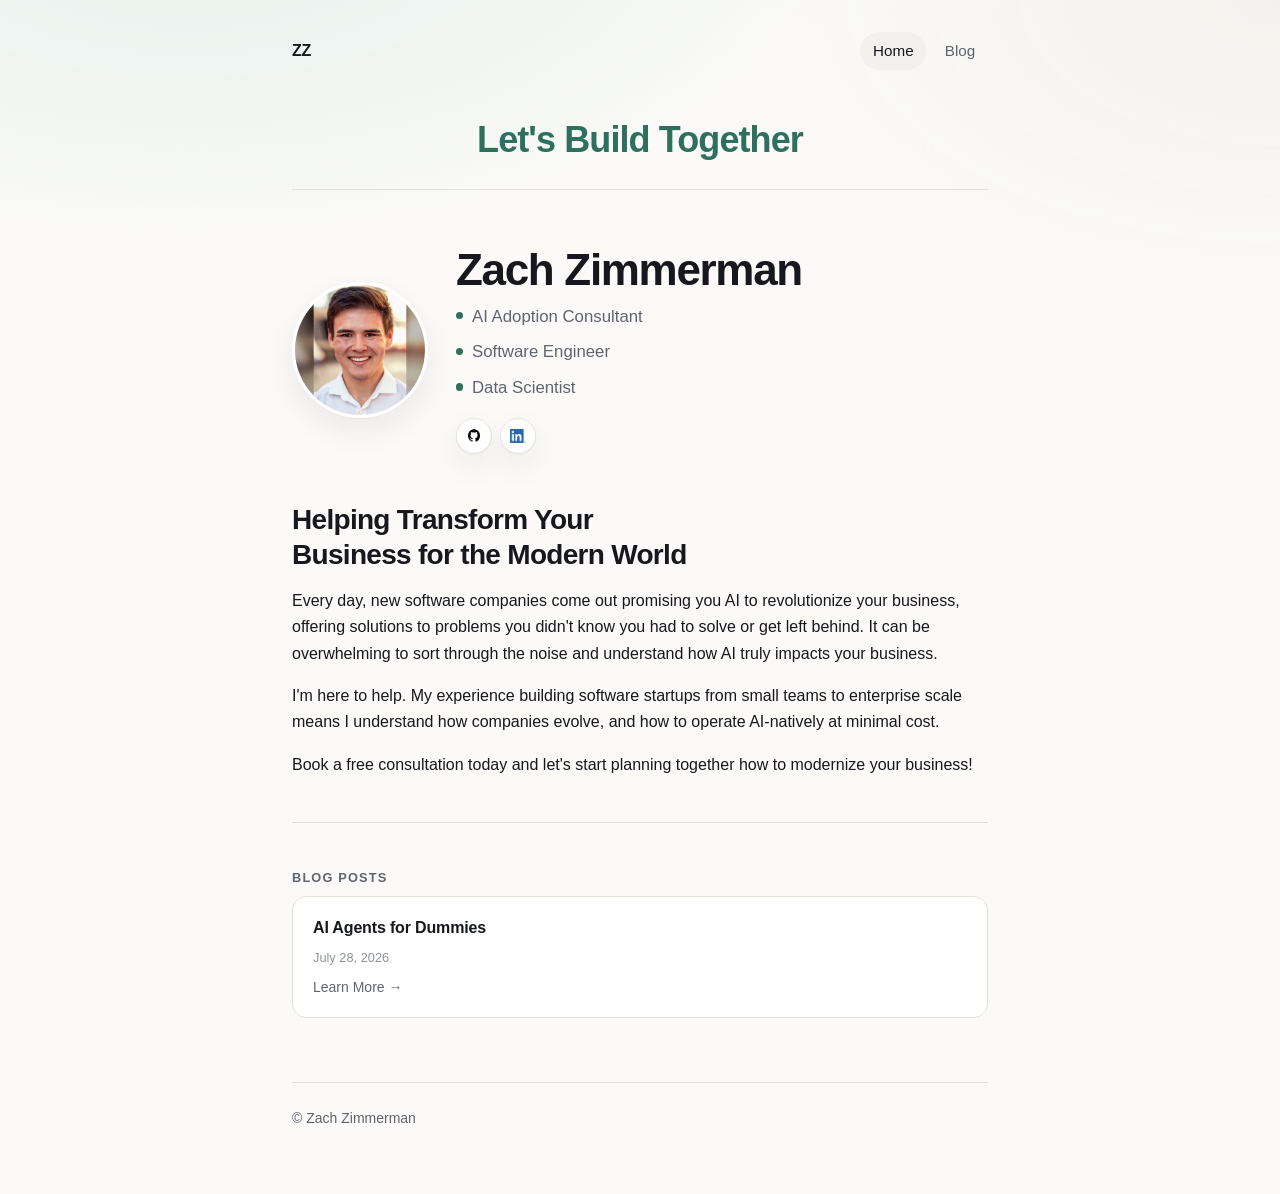
<file: index.html>
<!doctype html>
<html lang="en">
  <head>
    <meta charset="utf-8" />
    <meta name="viewport" content="width=device-width, initial-scale=1" />
    <title>Zach Zimmerman — AI adoption consultant</title>
    <meta
      name="description"
      content="Zach Zimmerman — AI adoption consultant. Writing and links."
    />
    <link rel="icon" href="assets/img/favicon.svg" type="image/svg+xml" />
    <link rel="stylesheet" href="assets/css/style.css" />
  </head>
  <body>
    <div class="page">
      <nav class="site-nav">
        <a class="site-nav__brand" href="index.html">ZZ</a>
        <div class="site-nav__links">
          <a href="index.html" aria-current="page">Home</a>
          <a href="blog/index.html">Blog</a>
        </div>
      </nav>

      <p class="site-title">Let's Build Together</p>

      <header class="hero">
        <img
          class="hero__photo"
          src="assets/img/headshot.png"
          alt="Zach Zimmerman"
          width="136"
          height="136"
        />
        <div>
          <h1 class="hero__name">Zach Zimmerman</h1>
          <p class="hero__byline">AI Adoption Consultant</p>
          <p class="hero__byline">Software Engineer</p>
          <p class="hero__byline">Data Scientist</p>

          <div class="actions">
            <a
              class="btn btn--icon"
              href="https://github.com/zacharyzimm"
              aria-label="GitHub"
              title="GitHub"
            >
              <img
                class="btn__icon btn__icon--github"
                src="assets/img/github.png"
                alt=""
                aria-hidden="true"
              />
            </a>
            <a
              class="btn btn--icon"
              href="https://www.linkedin.com/in/zach-a-zimm/"
              aria-label="LinkedIn"
              title="LinkedIn"
            >
              <img
                class="btn__icon"
                src="assets/img/linkedin.png"
                alt=""
                aria-hidden="true"
              />
            </a>
          </div>
        </div>
      </header>

      <section>
        <h2 class="section__heading">
          Helping Transform Your Business for the Modern World
        </h2>
        <div class="prose">
          <p>Every day, new software companies come out promising you AI to revolutionize your business, offering solutions to problems you didn't know you had to solve or get left behind. It can be overwhelming to sort through the noise and understand how AI truly impacts your business.</p>
          <p>I'm here to help. My experience building software startups from small teams to enterprise scale means I understand how companies evolve, and how to operate AI-natively at minimal cost.</p>
          <p>Book a free consultation today and let's start planning together how to modernize your business!</p>
        </div>
      </section>

      <hr class="divider" />

      <section>
        <h2 class="section__title">Blog Posts</h2>
        <ul class="post-list">
          <li>
            <a class="post-card" href="blog/agents-for-dummies.html">
              <div class="post-card__title">AI Agents for Dummies</div>
              <div class="post-card__date">July 28, 2026</div>
              <div class="post-card__meta">Learn More &rarr;</div>
            </a>
          </li>
        </ul>
      </section>

      <footer class="site-footer">&copy; Zach Zimmerman</footer>
    </div>
  </body>
</html>
</file>
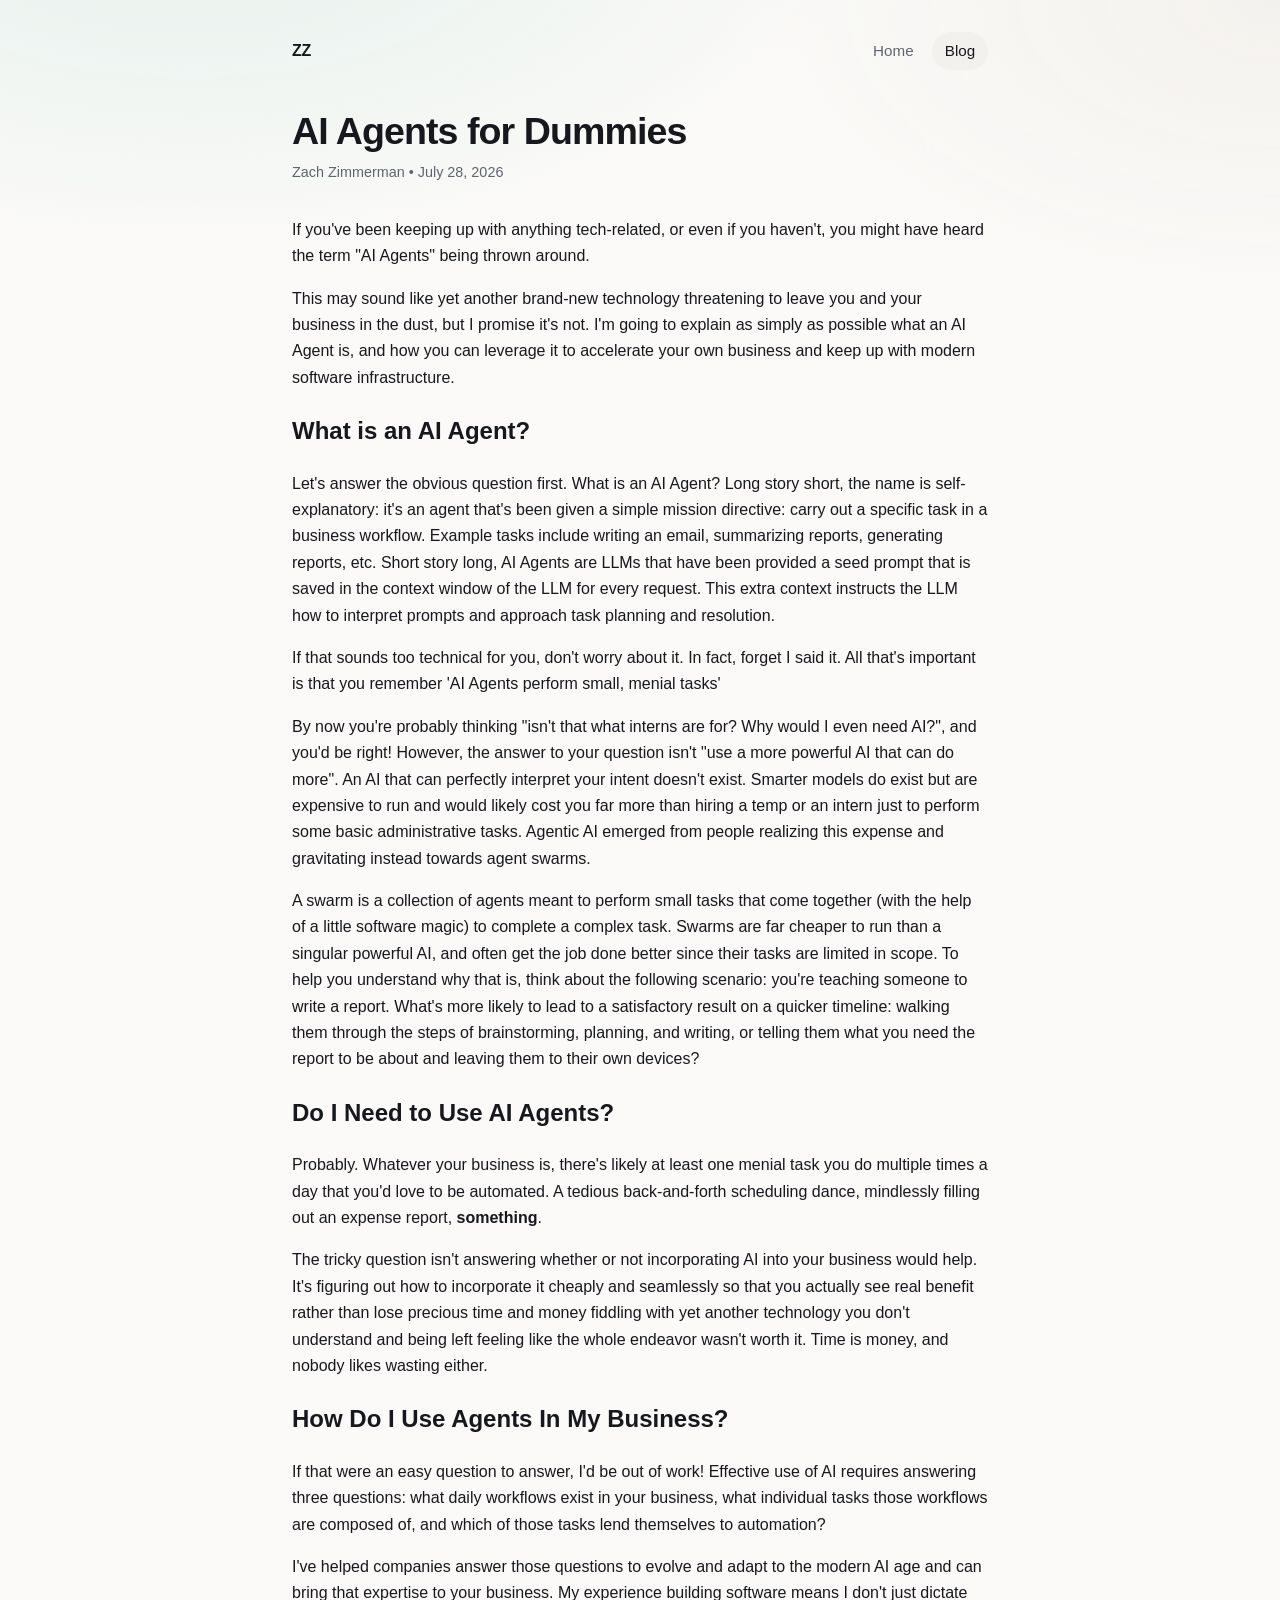
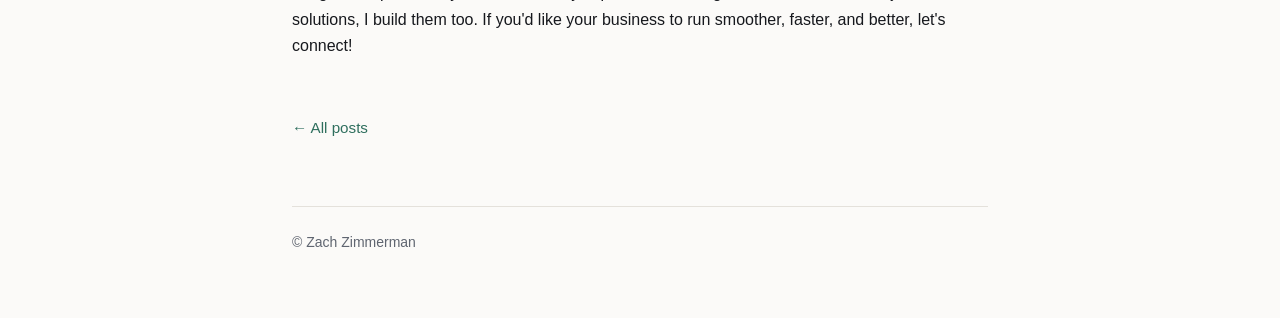
<file: blog/agents-for-dummies.html>
<!doctype html>
<html lang="en">
  <head>
    <meta charset="utf-8" />
    <meta name="viewport" content="width=device-width, initial-scale=1" />
    <title>AI Agents for Dummies — Zach Zimmerman</title>
    <link rel="icon" href="../assets/img/favicon.svg" type="image/svg+xml" />
    <link rel="stylesheet" href="../assets/css/style.css" />
  </head>
  <body>
    <div class="page">
      <nav class="site-nav">
        <a class="site-nav__brand" href="../index.html">ZZ</a>
        <div class="site-nav__links">
          <a href="../index.html">Home</a>
          <a href="index.html" aria-current="page">Blog</a>
        </div>
      </nav>

      <article>
        <h1 class="post__title">AI Agents for Dummies</h1>
        <p class="post__meta">Zach Zimmerman • July 28, 2026</p>
        <div class="prose">
          <p>If you've been keeping up with anything tech-related, or even if you haven't, you might have heard the term "AI Agents" being thrown around.</p>
          <p>This may sound like yet another brand-new technology threatening to leave you and your business in the dust, but I promise it's not. I'm going to explain as simply as possible what an AI Agent is, and how you can leverage it to accelerate your own business and keep up with modern software infrastructure.</p>
          <h2>What is an AI Agent?</h2>
          <p>Let's answer the obvious question first. What is an AI Agent? Long story short, the name is self-explanatory: it's an agent that's been given a simple mission directive: carry out a specific task in a business workflow. Example tasks include writing an email, summarizing reports, generating reports, etc. Short story long, AI Agents are LLMs that have been provided a seed prompt that is saved in the context window of the LLM for every request. This extra context instructs the LLM how to interpret prompts and approach task planning and resolution.</p>
          <p>If that sounds too technical for you, don't worry about it. In fact, forget I said it. All that's important is that you remember 'AI Agents perform small, menial tasks'</p>
          <p>By now you're probably thinking "isn't that what interns are for? Why would I even need AI?", and you'd be right! However, the answer to your question isn't "use a more powerful AI that can do more". An AI that can perfectly interpret your intent doesn't exist. Smarter models do exist but are expensive to run and would likely cost you far more than hiring a temp or an intern just to perform some basic administrative tasks. Agentic AI emerged from people realizing this expense and gravitating instead towards agent swarms.</p>
          <p>A swarm is a collection of agents meant to perform small tasks that come together (with the help of a little software magic) to complete a complex task. Swarms are far cheaper to run than a singular powerful AI, and often get the job done better since their tasks are limited in scope. To help you understand why that is, think about the following scenario: you're teaching someone to write a report. What's more likely to lead to a satisfactory result on a quicker timeline: walking them through the steps of brainstorming, planning, and writing, or telling them what you need the report to be about and leaving them to their own devices?</p>
          <h2>Do I Need to Use AI Agents?</h2>
          <p>Probably. Whatever your business is, there's likely at least one menial task you do multiple times a day that you'd love to be automated. A tedious back-and-forth scheduling dance, mindlessly filling out an expense report, <b>something</b>.</p>
          <p>The tricky question isn't answering whether or not incorporating AI into your business would help. It's figuring out how to incorporate it cheaply and seamlessly so that you actually see real benefit rather than lose precious time and money fiddling with yet another technology you don't understand and being left feeling like the whole endeavor wasn't worth it. Time is money, and nobody likes wasting either.</p>
          <h2>How Do I Use Agents In My Business?</h2>
          <p>If that were an easy question to answer, I'd be out of work! Effective use of AI requires answering three questions: what daily workflows exist in your business, what individual tasks those workflows are composed of, and which of those tasks lend themselves to automation? 
          <p>I've helped companies answer those questions to evolve and adapt to the modern AI age and can bring that expertise to your business. My experience building software means I don't just dictate solutions, I build them too. If you'd like your business to run smoother, faster, and better, let's connect!</p>
        </div>
      </article>

      <a class="back-link" href="index.html">&larr; All posts</a>

      <footer class="site-footer">&copy; Zach Zimmerman</footer>
    </div>
  </body>
</html>
</file>
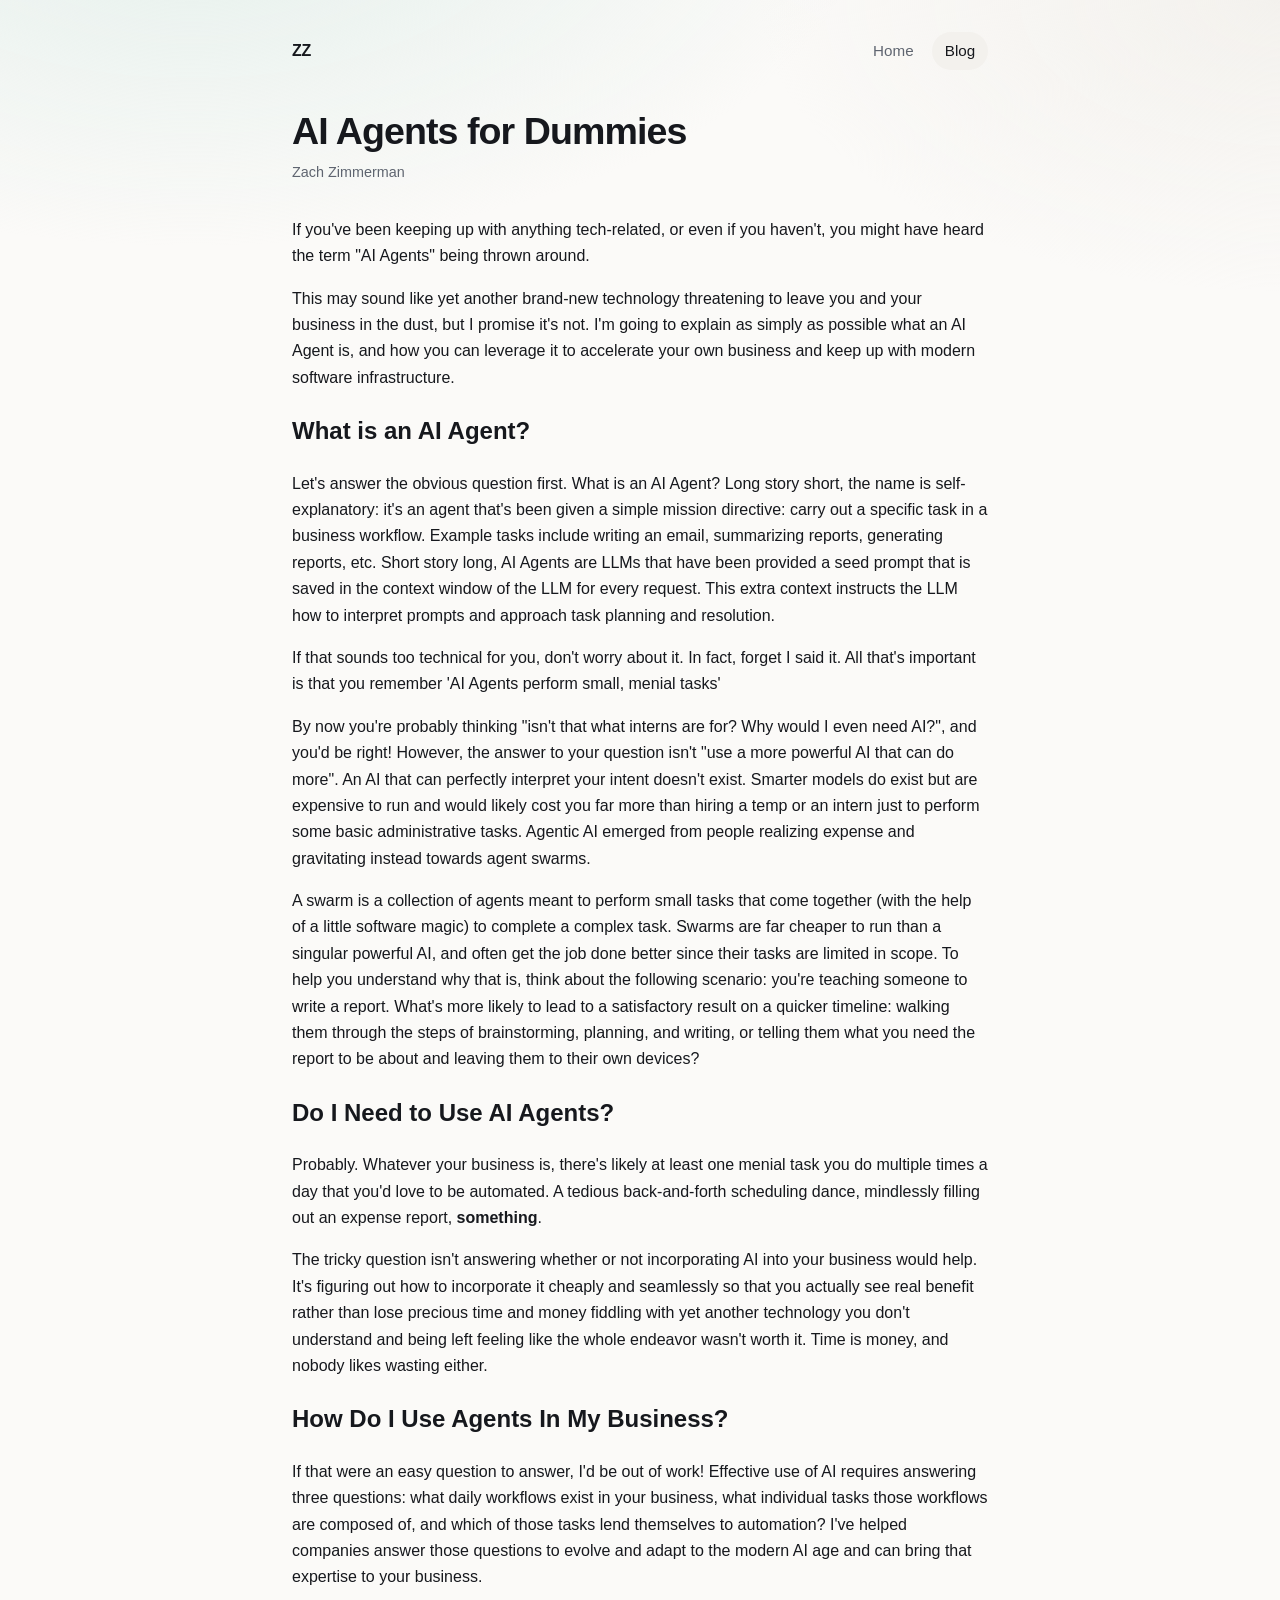
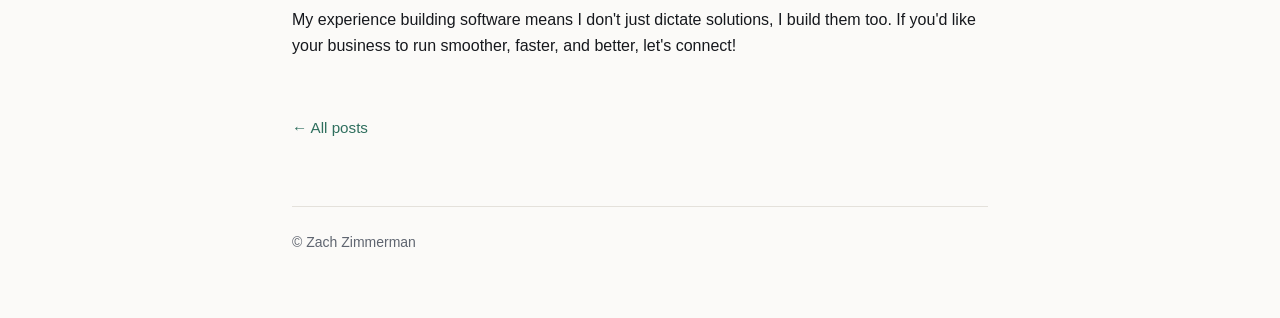
<file: blog/first-post.html>
<!doctype html>
<html lang="en">
  <head>
    <meta charset="utf-8" />
    <meta name="viewport" content="width=device-width, initial-scale=1" />
    <title>AI Agents for Dummies — Zach Zimmerman</title>
    <link rel="icon" href="../assets/img/favicon.svg" type="image/svg+xml" />
    <link rel="stylesheet" href="../assets/css/style.css" />
  </head>
  <body>
    <div class="page">
      <nav class="site-nav">
        <a class="site-nav__brand" href="../index.html">ZZ</a>
        <div class="site-nav__links">
          <a href="../index.html">Home</a>
          <a href="index.html" aria-current="page">Blog</a>
        </div>
      </nav>

      <article>
        <h1 class="post__title">AI Agents for Dummies</h1>
        <p class="post__meta">Zach Zimmerman</p>
        <div class="prose">
          <p>If you've been keeping up with anything tech-related, or even if you haven't, you might have heard the term "AI Agents" being thrown around.</p>
          <p>This may sound like yet another brand-new technology threatening to leave you and your business in the dust, but I promise it's not. I'm going to explain as simply as possible what an AI Agent is, and how you can leverage it to accelerate your own business and keep up with modern software infrastructure.</p>
          <h2>What is an AI Agent?</h2>
          <p>Let's answer the obvious question first. What is an AI Agent? Long story short, the name is self-explanatory: it's an agent that's been given a simple mission directive: carry out a specific task in a business workflow. Example tasks include writing an email, summarizing reports, generating reports, etc. Short story long, AI Agents are LLMs that have been provided a seed prompt that is saved in the context window of the LLM for every request. This extra context instructs the LLM how to interpret prompts and approach task planning and resolution.</p>
          <p>If that sounds too technical for you, don't worry about it. In fact, forget I said it. All that's important is that you remember 'AI Agents perform small, menial tasks'</p>
          <p>By now you're probably thinking "isn't that what interns are for? Why would I even need AI?", and you'd be right! However, the answer to your question isn't "use a more powerful AI that can do more". An AI that can perfectly interpret your intent doesn't exist. Smarter models do exist but are expensive to run and would likely cost you far more than hiring a temp or an intern just to perform some basic administrative tasks. Agentic AI emerged from people realizing expense and gravitating instead towards agent swarms.</p>
          <p>A swarm is a collection of agents meant to perform small tasks that come together (with the help of a little software magic) to complete a complex task. Swarms are far cheaper to run than a singular powerful AI, and often get the job done better since their tasks are limited in scope. To help you understand why that is, think about the following scenario: you're teaching someone to write a report. What's more likely to lead to a satisfactory result on a quicker timeline: walking them through the steps of brainstorming, planning, and writing, or telling them what you need the report to be about and leaving them to their own devices?</p>
          <h2>Do I Need to Use AI Agents?</h2>
          <p>Probably. Whatever your business is, there's likely at least one menial task you do multiple times a day that you'd love to be automated. A tedious back-and-forth scheduling dance, mindlessly filling out an expense report, <b>something</b>.</p>
          <p>The tricky question isn't answering whether or not incorporating AI into your business would help. It's figuring out how to incorporate it cheaply and seamlessly so that you actually see real benefit rather than lose precious time and money fiddling with yet another technology you don't understand and being left feeling like the whole endeavor wasn't worth it. Time is money, and nobody likes wasting either.</p>
          <h2>How Do I Use Agents In My Business?</h2>
          <p>If that were an easy question to answer, I'd be out of work! Effective use of AI requires answering three questions: what daily workflows exist in your business, what individual tasks those workflows are composed of, and which of those tasks lend themselves to automation? I've helped companies answer those questions to evolve and adapt to the modern AI age and can bring that expertise to your business.</p>
          <p>My experience building software means I don't just dictate solutions, I build them too. If you'd like your business to run smoother, faster, and better, let's connect!</p>
        </div>
      </article>

      <a class="back-link" href="index.html">&larr; All posts</a>

      <footer class="site-footer">&copy; Zach Zimmerman</footer>
    </div>
  </body>
</html>
</file>
<file: assets/css/style.css>
/* ---------- tokens ---------- */
:root {
  --bg: #fbfaf8;
  --bg-elev: #ffffff;
  --surface: #f3f1ed;
  --text: #16181d;
  --text-muted: #5f6570;
  --border: #e4e1db;
  --accent: #2f6f5e;
  --accent-soft: #e5f0ec;
  --shadow: 0 1px 2px rgba(16, 18, 22, 0.04), 0 12px 32px rgba(16, 18, 22, 0.07);
  --radius: 14px;
  --logo-filter: none;
}

@media (prefers-color-scheme: dark) {
  :root {
    --bg: #0e1013;
    --bg-elev: #16191e;
    --surface: #1c2026;
    --text: #edeef0;
    --text-muted: #a0a6b0;
    --border: #272c34;
    --accent: #6ec7ac;
    --accent-soft: #17322a;
    --shadow: 0 1px 2px rgba(0, 0, 0, 0.4), 0 12px 32px rgba(0, 0, 0, 0.45);
    --logo-filter: invert(1);
  }
}

*,
*::before,
*::after {
  box-sizing: border-box;
}

html {
  -webkit-text-size-adjust: 100%;
}

body {
  margin: 0;
  background: var(--bg);
  color: var(--text);
  font-family: ui-sans-serif, -apple-system, BlinkMacSystemFont, "Segoe UI",
    Inter, Roboto, Helvetica, Arial, sans-serif;
  line-height: 1.65;
  -webkit-font-smoothing: antialiased;
}

a {
  color: var(--accent);
}

/* subtle background wash */
body::before {
  content: "";
  position: fixed;
  inset: 0;
  z-index: -1;
  background:
    radial-gradient(60rem 30rem at 15% -10%, var(--accent-soft), transparent 70%),
    radial-gradient(50rem 28rem at 100% 0%, var(--surface), transparent 65%);
  pointer-events: none;
}

/* ---------- layout ---------- */
.page {
  max-width: 46rem;
  margin: 0 auto;
  padding: 1.5rem 1.25rem 4rem;
}

.site-nav {
  display: flex;
  align-items: center;
  justify-content: space-between;
  gap: 1rem;
  padding: 0.5rem 0 2.5rem;
}

.site-nav__brand {
  font-weight: 650;
  letter-spacing: -0.01em;
  text-decoration: none;
  color: var(--text);
}

.site-nav__links {
  display: flex;
  gap: 0.35rem;
}

.site-nav__links a {
  padding: 0.4rem 0.8rem;
  border-radius: 999px;
  text-decoration: none;
  color: var(--text-muted);
  font-size: 0.95rem;
  transition: background 0.15s ease, color 0.15s ease;
}

.site-nav__links a:hover,
.site-nav__links a[aria-current="page"] {
  background: var(--surface);
  color: var(--text);
}

/* ---------- masthead ---------- */
.site-title {
  margin: 0 0 1.5rem;
  padding-bottom: 1.25rem;
  border-bottom: 1px solid var(--border);
  font-size: clamp(1.6rem, 5vw, 2.25rem);
  font-weight: 680;
  letter-spacing: -0.025em;
  text-align: center;
  color: var(--accent);
}

/* ---------- hero ---------- */
.hero {
  display: flex;
  align-items: center;
  gap: 1.75rem;
  padding: 2rem 0 3rem;
}

.hero__photo {
  width: 8.5rem;
  height: 8.5rem;
  flex: none;
  border-radius: 50%;
  object-fit: cover;
  border: 3px solid var(--bg-elev);
  box-shadow: var(--shadow);
}

.hero__name {
  margin: 0;
  font-size: clamp(2rem, 6vw, 2.75rem);
  line-height: 1.1;
  letter-spacing: -0.03em;
  font-weight: 680;
}

.hero__byline {
  margin: 0.5rem 0 0;
  color: var(--text-muted);
  font-size: 1.05rem;
}

.hero__byline::before {
  content: "";
  display: inline-block;
  width: 0.45rem;
  height: 0.45rem;
  margin-right: 0.55rem;
  border-radius: 50%;
  background: var(--accent);
  vertical-align: 0.15em;
}

@media (max-width: 34rem) {
  .hero {
    flex-direction: column;
    align-items: flex-start;
    gap: 1.25rem;
  }
}

/* ---------- buttons ---------- */
.actions {
  display: flex;
  flex-wrap: wrap;
  gap: 0.5rem;
  padding: 1rem 0 0;
}

.btn {
  display: inline-flex;
  align-items: center;
  gap: 0.6rem;
  padding: 0.65rem 1.15rem;
  border: 1px solid var(--border);
  border-radius: 999px;
  background: var(--bg-elev);
  color: var(--text);
  font-size: 0.95rem;
  font-weight: 550;
  text-decoration: none;
  box-shadow: var(--shadow);
  transition: transform 0.15s ease, border-color 0.15s ease;
}

.btn:hover {
  transform: translateY(-2px);
  border-color: var(--accent);
}

/* icon-only variant */
.btn--icon {
  padding: 0;
  width: 2.25rem;
  height: 2.25rem;
  justify-content: center;
}

.btn__icon {
  width: 1.15rem;
  height: 1.15rem;
  object-fit: contain;
}

.btn--icon .btn__icon {
  width: 1.05rem;
  height: 1.05rem;
}

.btn__icon--github {
  filter: var(--logo-filter);
}

/* ---------- content ---------- */
.divider {
  height: 1px;
  margin: 2.75rem 0;
  border: 0;
  background: var(--border);
}

.section__title {
  margin: 0 0 0.5rem;
  font-size: 0.8rem;
  font-weight: 600;
  letter-spacing: 0.09em;
  text-transform: uppercase;
  color: var(--text-muted);
}

.section__heading {
  margin: 0 0 1rem;
  font-size: clamp(1.35rem, 4vw, 1.75rem);
  line-height: 1.25;
  letter-spacing: -0.025em;
  font-weight: 650;
  text-wrap: balance;
}

.prose p {
  margin: 0 0 1rem;
}

/* ---------- post list ---------- */
.post-list {
  list-style: none;
  margin: 0;
  padding: 0;
  display: grid;
  gap: 0.75rem;
}

.post-card {
  display: block;
  padding: 1.1rem 1.25rem;
  border: 1px solid var(--border);
  border-radius: var(--radius);
  background: var(--bg-elev);
  text-decoration: none;
  color: inherit;
  transition: border-color 0.15s ease, transform 0.15s ease;
}

.post-card:hover {
  border-color: var(--accent);
  transform: translateY(-2px);
}

.post-card__title {
  font-weight: 620;
  letter-spacing: -0.01em;
}

.post-card__date {
  margin-top: 0.35rem;
  font-size: 0.8rem;
  color: var(--text-muted);
  opacity: 0.7;
}

.post-card__meta {
  margin-top: 0.5rem;
  font-size: 0.875rem;
  color: var(--text-muted);
}

/* ---------- post ---------- */
.post__title {
  margin: 0;
  font-size: clamp(1.75rem, 5vw, 2.35rem);
  line-height: 1.15;
  letter-spacing: -0.025em;
}

.post__meta {
  margin: 0.5rem 0 2rem;
  font-size: 0.9rem;
  color: var(--text-muted);
}

.back-link {
  display: inline-block;
  margin-top: 2.5rem;
  font-size: 0.95rem;
  text-decoration: none;
}

.back-link:hover {
  text-decoration: underline;
}

/* ---------- footer ---------- */
.site-footer {
  margin-top: 4rem;
  padding-top: 1.5rem;
  border-top: 1px solid var(--border);
  font-size: 0.875rem;
  color: var(--text-muted);
}
</file>
